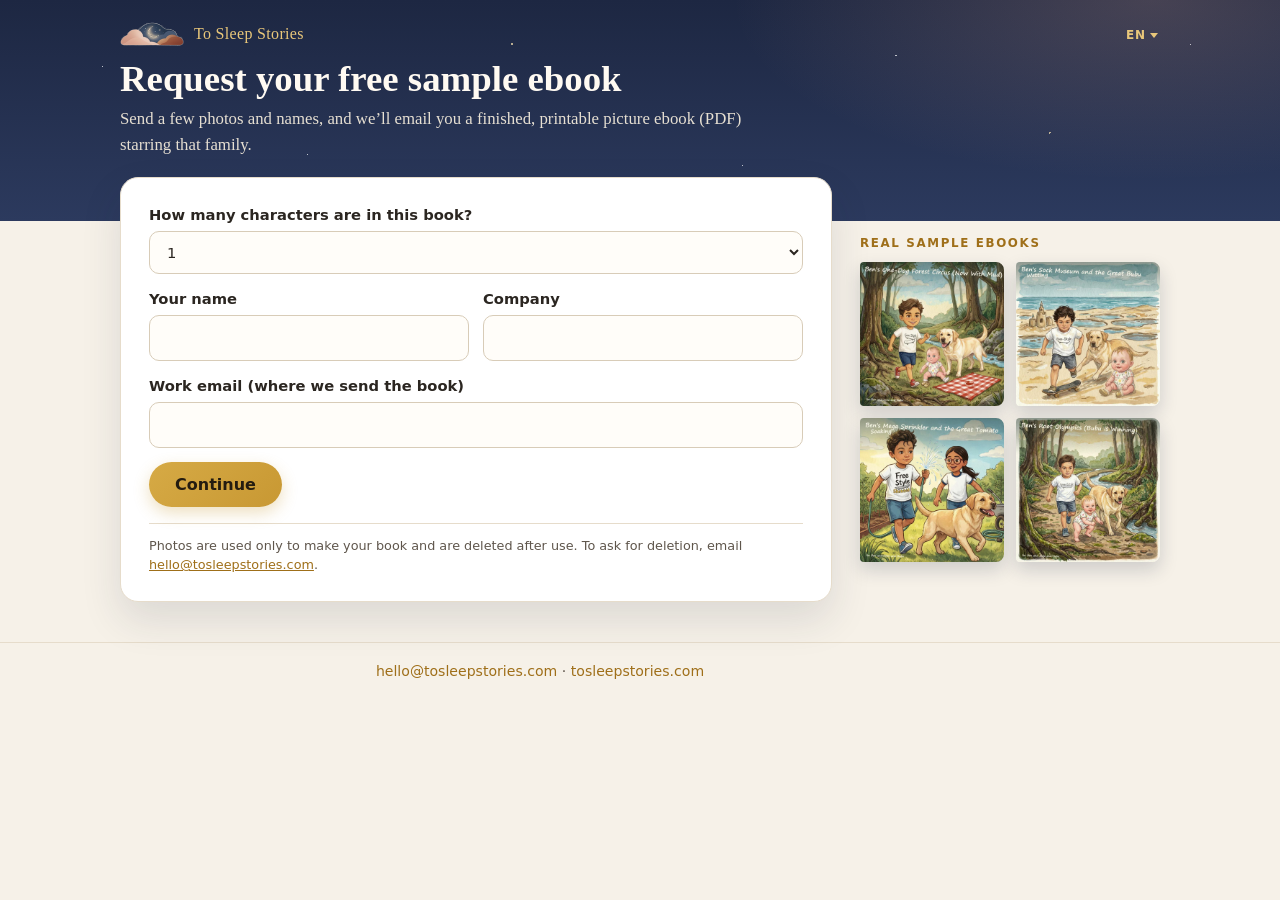
<file: index.html>
<!DOCTYPE html>
<html lang="en">
<head>
  <meta charset="UTF-8" />
  <meta name="viewport" content="width=device-width, initial-scale=1" />
  <title data-i18n="meta.title">Request your free sample ebook | To Sleep Stories</title>
  <meta name="description" data-i18n-content="meta.description" content="Send a few family photos and names, and we'll email you a finished personalised, printable picture ebook starring them." />
  <meta name="theme-color" content="#1d2742" />
  <link rel="icon" type="image/png" href="assets/logo.png" />
  <link rel="stylesheet" href="styles.css?v=2" />
  <script src="analytics.js"></script>
</head>
<body>
  <header class="masthead night">
    <div class="stars" aria-hidden="true"></div>
    <div class="container masthead-inner">
      <div class="lang-picker" id="lang-picker"></div>
      <p class="brand"><img src="assets/logo-mark.png" alt="" width="64" height="24" /><span id="brand-eyebrow">To Sleep Stories</span></p>
      <h1 data-i18n="index.h1">Request your free sample ebook</h1>
      <p class="lede" data-i18n="index.lede">Send a few photos and names, and we’ll email you a finished, printable picture ebook (PDF) starring that family.</p>
    </div>
  </header>

  <main class="container layout">
    <form id="form" class="form-card" novalidate>
      <p id="setup-warn" class="hint warn hidden" data-i18n-html="setup.warn">
        The form is not connected yet. Add your Forminit form ID in <code>config.js</code>. See the README.
      </p>

      <!-- Honeypot: hidden from people, bots tend to fill it. Forminit rejects
           submissions where _gotcha has a value. Must stay empty and not required. -->
      <div class="hp" aria-hidden="true">
        <label>Leave blank <input type="text" name="_gotcha" tabindex="-1" autocomplete="off" /></label>
      </div>

      <!-- Field names follow Forminit's fi-{type}-{name} scheme; anything else is dropped. -->

      <!-- Step 1: how many characters (asked first), then contact details -->
      <div id="step-count">
        <label>
          <span data-i18n="count.label">How many characters are in this book?</span>
          <select id="char-count" name="fi-select-characterCount">
            <option value="1" selected>1</option>
            <option value="2">2</option>
            <option value="3">3</option>
            <option value="4">4</option>
            <option value="5">5</option>
            <option value="6">6</option>
          </select>
        </label>
        <div class="row">
          <label>
            <span data-i18n="contact.name">Your name</span>
            <input type="text" name="fi-sender-fullName" maxlength="80" autocomplete="name" required />
          </label>
          <label>
            <span data-i18n="contact.company">Company</span>
            <input type="text" name="fi-sender-company" maxlength="80" autocomplete="organization" />
          </label>
        </div>
        <label>
          <span data-i18n="contact.email">Work email (where we send the book)</span>
          <input type="email" name="fi-sender-email" maxlength="120" autocomplete="email" required />
        </label>
        <button type="button" id="start-people" data-i18n="btn.continue">Continue</button>
      </div>

      <!-- Step 2: one card per character -->
      <div id="step-person" class="hidden">
        <p id="person-progress" class="step-label" data-i18n="progress.many" data-i18n-vars='{"n":1,"total":1}'>Character 1 of 1</p>
        <p class="hint" data-i18n="person.hint">Close, sharp photos of faces (or a pet’s head) work best. A tiny chat picture won’t look like them.</p>
        <div id="people"></div>
        <div class="step-nav">
          <button type="button" class="secondary" id="prev-person" data-i18n="btn.back">Back</button>
          <button type="button" id="next-person" data-i18n="btn.toStory">Continue to the story</button>
        </div>
      </div>

      <!-- Step 3: story options and send -->
      <div id="step-book" class="hidden">
        <label>
          <span data-i18n="book.setting">Story setting</span>
          <select name="fi-select-scenario">
            <option value="forest_path" data-i18n="scenario.forest_path">A Walk in the Forest</option>
            <option value="backyard_garden" data-i18n="scenario.backyard_garden">The Backyard Garden</option>
            <option value="seaside" data-i18n="scenario.seaside">A Day by the Sea</option>
            <option value="starry_hill" data-i18n="scenario.starry_hill">Stars on the Hill</option>
            <option value="snowy_day" data-i18n="scenario.snowy_day">A Snowy Day</option>
            <option value="birthday_picnic" data-i18n="scenario.birthday_picnic">A Birthday Picnic</option>
            <option value="hidden_meadow" data-i18n="scenario.hidden_meadow">The Hidden Meadow</option>
          </select>
        </label>
        <div class="row">
          <label>
            <span data-i18n="book.readingAge">Read-aloud age</span>
            <select name="fi-select-readingAge">
              <option value="3-5">3–5</option>
              <option value="6-9" selected>6–9</option>
              <option value="10-12">10–12</option>
            </select>
          </label>
          <label>
            <span data-i18n="book.language">Language</span>
            <select name="fi-select-language">
              <option value="english" selected data-i18n="booklang.english">English</option>
              <option value="portuguese" data-i18n="booklang.portuguese">Portuguese</option>
              <option value="spanish" data-i18n="booklang.spanish">Spanish</option>
              <option value="french" data-i18n="booklang.french">French</option>
              <option value="german" data-i18n="booklang.german">German</option>
              <option value="italian" data-i18n="booklang.italian">Italian</option>
            </select>
          </label>
        </div>
        <label>
          <span data-i18n="book.notes">Anything we should know</span>
          <textarea name="fi-text-notes" maxlength="600" placeholder="Optional" data-i18n-placeholder="book.notesPlaceholder"></textarea>
        </label>
        <div class="step-nav">
          <button type="button" class="secondary" id="back-book" data-i18n="btn.back">Back</button>
          <button type="submit" id="go" data-i18n="btn.request">Request my sample ebook</button>
        </div>
        <p id="form-status" class="hint" role="status" aria-live="polite"></p>
      </div>

      <p class="privacy-note" data-i18n-html="privacy">Photos are used only to make your book and are deleted after use. To ask for deletion, email <a href="mailto:hello@tosleepstories.com">hello@tosleepstories.com</a>.</p>
    </form>

    <aside class="samples" aria-label="Sample covers" data-i18n-aria-label="samples.label">
      <p class="samples-title" data-i18n="samples.title">Real sample ebooks</p>
      <ul>
        <li><img src="assets/cover-forest-circus.jpg" width="800" height="800" data-i18n-alt="cover.forest" alt="Sample cover: Ben's One-Dog Forest Circus (Now With Mud)" /></li>
        <li><img src="assets/cover-sock-museum.jpg" width="800" height="800" data-i18n-alt="cover.sock" alt="Sample cover: Ben's Sock Museum and the Great Bubu Wetting" /></li>
        <li><img src="assets/cover-mega-sprinkler.jpg" width="800" height="800" data-i18n-alt="cover.sprinkler" alt="Sample cover: Ben's Mega Sprinkler and the Great Tomato Soaking" /></li>
        <li><img src="assets/cover-root-olympics.jpg" width="800" height="800" data-i18n-alt="cover.root" alt="Sample cover: Ben's Root Olympics (Bubu is Winning)" /></li>
      </ul>
    </aside>
  </main>

  <footer class="footer">
    <p class="container"><a href="mailto:hello@tosleepstories.com">hello@tosleepstories.com</a> · <a href="https://tosleepstories.com">tosleepstories.com</a></p>
  </footer>

  <!-- Translations: picks the page language and translates data-i18n text (load before form.js) -->
  <script src="i18n.js?v=2"></script>
  <!-- Forminit browser SDK (no API key needed for Public forms) -->
  <script src="https://forminit.com/sdk/v1/forminit.js"></script>
  <script src="config.js"></script>
  <script src="form.js"></script>
</body>
</html>
</file>
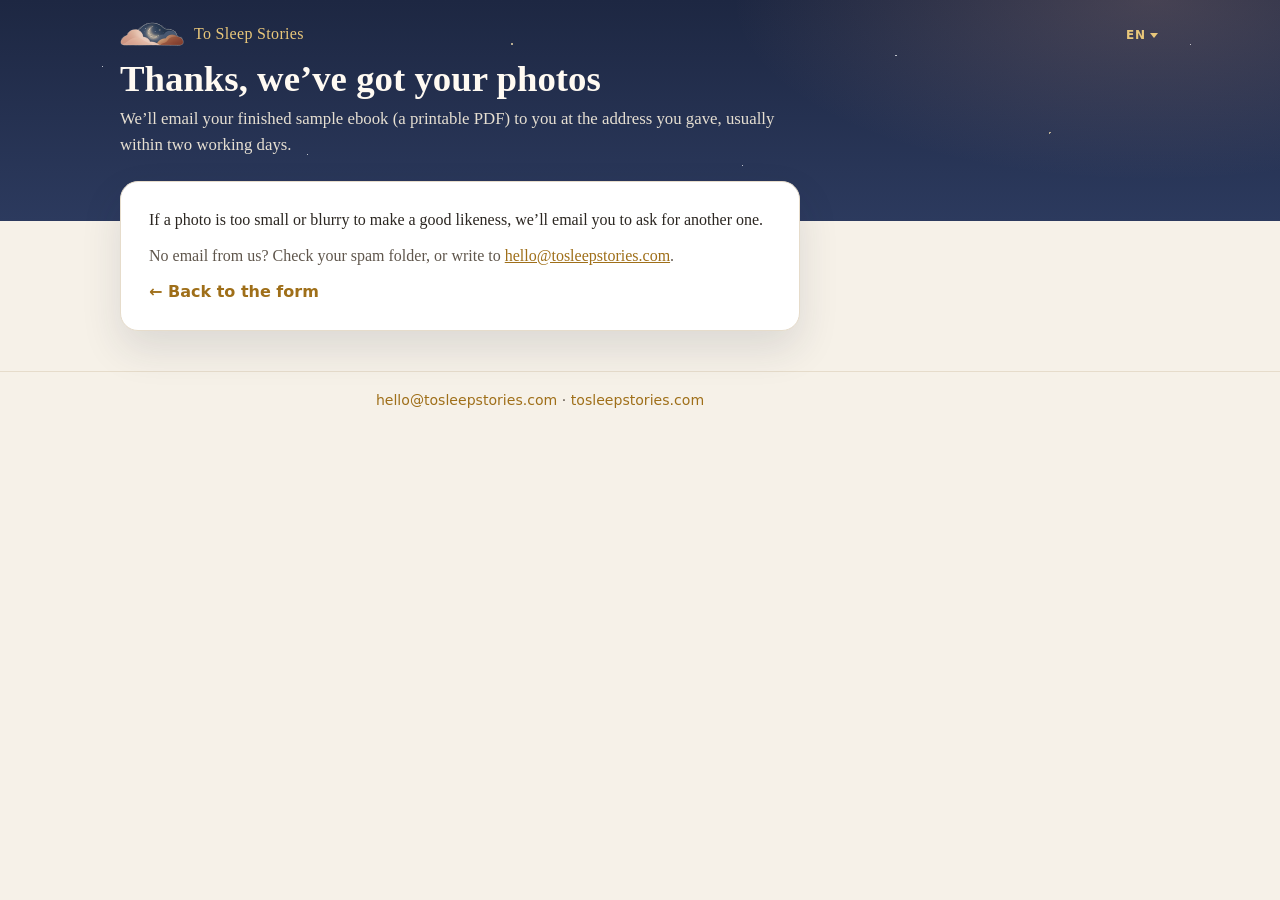
<file: thanks.html>
<!DOCTYPE html>
<html lang="en">
<head>
  <meta charset="UTF-8" />
  <meta name="viewport" content="width=device-width, initial-scale=1" />
  <title data-i18n="thanks.title">Thanks, we’ve got your photos | To Sleep Stories</title>
  <meta name="robots" content="noindex" />
  <meta name="theme-color" content="#1d2742" />
  <link rel="icon" type="image/png" href="assets/logo.png" />
  <link rel="stylesheet" href="styles.css?v=2" />
  <script src="analytics.js"></script>
</head>
<body>
  <header class="masthead night">
    <div class="stars" aria-hidden="true"></div>
    <div class="container masthead-inner">
      <div class="lang-picker" id="lang-picker"></div>
      <p class="brand"><img src="assets/logo-mark.png" alt="" width="64" height="24" /><span>To Sleep Stories</span></p>
      <h1 data-i18n="thanks.h1">Thanks, we’ve got your photos</h1>
      <p class="lede" data-i18n="thanks.lede">We’ll email your finished sample ebook (a printable PDF) to you at the address you gave, usually within two working days.</p>
    </div>
  </header>

  <main class="container thanks">
    <div class="form-card">
      <p data-i18n="thanks.retake">If a photo is too small or blurry to make a good likeness, we’ll email you to ask for another one.</p>
      <p class="muted" data-i18n-html="thanks.spam">No email from us? Check your spam folder, or write to <a href="mailto:hello@tosleepstories.com">hello@tosleepstories.com</a>.</p>
      <p><a class="btn-link" href="index.html" data-i18n="thanks.back">← Back to the form</a></p>
    </div>
  </main>

  <footer class="footer">
    <p class="container"><a href="mailto:hello@tosleepstories.com">hello@tosleepstories.com</a> · <a href="https://tosleepstories.com">tosleepstories.com</a></p>
  </footer>

  <!-- Translations: picks the page language and translates data-i18n text -->
  <script src="i18n.js?v=2"></script>
</body>
</html>
</file>
<file: styles.css>
/* To Sleep Stories: free sample storybook request. Plain CSS, no build step.
   Palette from tosleepstories.com (cream, gold, slate) plus the logo's night sky. */
:root {
  --cream: #f6f1e8;
  --paper: #fffaf2;
  --ink: #2b2621;
  --muted: #5f564c;
  --gold: #c89833;
  --gold-deep: #9f6f19;
  --gold-soft: #f3e6c8;
  --night: #1d2742;
  --night-2: #2c3a5e;
  --line: #e6dccb;
  --sans: system-ui, -apple-system, "Segoe UI", Roboto, "Helvetica Neue", Arial, sans-serif;
}
* { box-sizing: border-box; }
body { margin: 0; font-family: Georgia, "Times New Roman", serif; background: var(--cream); color: var(--ink); line-height: 1.5; }
img { max-width: 100%; height: auto; display: block; }
a { color: var(--gold-deep); }
.container { width: 100%; max-width: 1080px; margin: 0 auto; padding: 0 20px; }
.muted { color: var(--muted); }
:focus-visible { outline: 3px solid var(--gold); outline-offset: 2px; }

/* ---- Compact night masthead ---- */
.night {
  position: relative; overflow: hidden; color: #f5efe4;
  background:
    radial-gradient(700px 300px at 90% 0%, rgba(217, 163, 143, 0.22), transparent 60%),
    linear-gradient(180deg, var(--night) 0%, var(--night-2) 100%);
}
.stars {
  position: absolute; inset: 0; pointer-events: none; opacity: 0.7;
  background-image:
    radial-gradient(1.5px 1.5px at 8% 30%, #fff 50%, transparent 51%),
    radial-gradient(1.2px 1.2px at 24% 70%, #fff 50%, transparent 51%),
    radial-gradient(1.8px 1.8px at 40% 20%, #f7e3b0 50%, transparent 51%),
    radial-gradient(1.2px 1.2px at 58% 75%, #fff 50%, transparent 51%),
    radial-gradient(1.4px 1.4px at 70% 25%, #fff 50%, transparent 51%),
    radial-gradient(2px 2px at 82% 60%, #f7e3b0 50%, transparent 51%),
    radial-gradient(1.2px 1.2px at 93% 20%, #fff 50%, transparent 51%);
}
.masthead { padding: 22px 0 64px; }
.masthead-inner { position: relative; }
.brand { display: flex; align-items: center; gap: 10px; margin: 0 0 12px; font-size: 1rem; color: #e9c77a; letter-spacing: 0.02em; }
.brand img { height: 24px; width: auto; }
.masthead h1 { margin: 0 0 6px; font-size: clamp(1.6rem, 3.6vw, 2.3rem); line-height: 1.15; color: #fffaf2; }
.lede { margin: 0; font-size: 1.05rem; color: #e6dfd2; max-width: 40em; }
/* Language picker: small, top right of the masthead (filled in by i18n.js) */
.lang-picker { position: absolute; top: 0; right: 20px; }
.lang-picker select {
  display: inline-block; width: auto; min-width: 0; height: auto; margin: 0; padding: 2px 14px 2px 4px;
  -webkit-appearance: none; appearance: none;
  font-family: var(--sans); font-size: 0.75rem; font-weight: 600; letter-spacing: 0.06em; line-height: 1.2;
  color: #e9c77a; border: 0; border-radius: 0; box-shadow: none; cursor: pointer;
  background: transparent url("data:image/svg+xml,%3Csvg xmlns='http://www.w3.org/2000/svg' width='8' height='5'%3E%3Cpath d='M0 0l4 5 4-5z' fill='%23e9c77a'/%3E%3C/svg%3E") no-repeat right 2px center;
}
.lang-picker select:hover, .lang-picker select:focus { color: #fff; box-shadow: none; }
.lang-picker option { color: var(--ink); background: #fff; }

/* ---- Form + samples ---- */
.layout { display: grid; grid-template-columns: minmax(0, 1fr) 300px; gap: 28px; align-items: start; margin-top: -44px; position: relative; }
.form-card { background: #fff; border: 1px solid var(--line); border-radius: 18px; padding: 26px 28px; box-shadow: 0 18px 40px rgba(29, 39, 66, 0.12); }
.samples { padding-top: 58px; }
.samples-title { font-family: var(--sans); font-size: 0.74rem; font-weight: 600; letter-spacing: 0.14em; text-transform: uppercase; color: var(--gold-deep); margin: 0 0 10px; }
.samples ul { list-style: none; margin: 0; padding: 0; display: grid; grid-template-columns: 1fr 1fr; gap: 12px; }
.samples img { border-radius: 4px 8px 8px 4px; box-shadow: 0 8px 18px rgba(29, 39, 66, 0.18); }
@media (max-width: 860px) {
  .layout { grid-template-columns: 1fr; gap: 22px; margin-top: -40px; }
  .samples { padding-top: 0; }
  .samples ul { grid-template-columns: repeat(4, 1fr); gap: 8px; }
  .form-card { padding: 20px 18px; }
}

label { display: block; font-family: var(--sans); font-size: 0.92rem; font-weight: 600; margin-bottom: 14px; }
input[type="text"], input[type="email"], input[type="file"], select, textarea {
  display: block; width: 100%; margin-top: 5px; padding: 11px 13px;
  border: 1px solid #d8ccb8; border-radius: 10px; font: inherit; font-weight: 400;
  background: #fffdf9; color: var(--ink);
}
input[type="file"] { padding: 9px; background: var(--paper); border-style: dashed; }
input:focus, select:focus, textarea:focus { outline: none; border-color: var(--gold); box-shadow: 0 0 0 3px rgba(200, 152, 51, 0.22); }
textarea { min-height: 80px; resize: vertical; }
.row { display: grid; grid-template-columns: 1fr 1fr; gap: 14px; }
@media (max-width: 560px) { .row { grid-template-columns: 1fr; gap: 0; } }

button {
  display: inline-flex; align-items: center; justify-content: center;
  font-family: var(--sans); font-weight: 600; font-size: 1rem; line-height: 1.2;
  padding: 13px 26px; border-radius: 999px; border: 0; cursor: pointer;
  background: linear-gradient(135deg, #d6aa45, var(--gold)); color: #241c10;
  box-shadow: 0 6px 16px rgba(200, 152, 51, 0.3);
}
button:hover { filter: brightness(1.04); }
button.secondary { background: #fff; color: var(--ink); border: 1px solid var(--line); box-shadow: none; }
button:disabled { opacity: 0.55; cursor: wait; }
.step-nav { display: flex; flex-wrap: wrap; gap: 10px; margin-top: 6px; }
.step-label { font-family: var(--sans); font-size: 0.78rem; font-weight: 600; letter-spacing: 0.12em; text-transform: uppercase; color: var(--gold-deep); margin: 0 0 6px; }
.hint { font-family: var(--sans); color: var(--muted); font-size: 0.86rem; margin: -6px 0 14px; }
#step-person > .hint { margin-top: 0; }
#form-status.hint { margin: 12px 0 0; }
.character-card { border: 1px solid var(--line); border-radius: 14px; padding: 16px 16px 4px; margin-bottom: 12px; background: var(--paper); }
.character-card h3 { margin: 0 0 10px; font-size: 1.02rem; }
.privacy-note { font-family: var(--sans); font-size: 0.8rem; color: var(--muted); margin: 16px 0 0; padding-top: 12px; border-top: 1px solid var(--line); }
.hidden { display: none !important; }
.warn { color: #a3261b; }
.ok { color: #2f6b3a; }
.photo-status.warn { color: #a3261b; }
.hp { position: absolute; left: -9999px; height: 0; overflow: hidden; }
code { background: var(--gold-soft); padding: 1px 5px; border-radius: 4px; }

/* ---- Thanks ---- */
.thanks { margin-top: -40px; position: relative; }
.thanks .form-card { max-width: 680px; }
.thanks .form-card p { margin: 0 0 12px; }
.thanks .form-card p:last-child { margin-bottom: 0; }
.btn-link { font-family: var(--sans); font-weight: 600; text-decoration: none; }

/* ---- Footer ---- */
.footer { margin-top: 40px; padding: 18px 0 24px; border-top: 1px solid var(--line); font-family: var(--sans); font-size: 0.88rem; color: var(--muted); text-align: center; }
.footer p { margin: 0; }
.footer a { text-decoration: none; }
</file>
